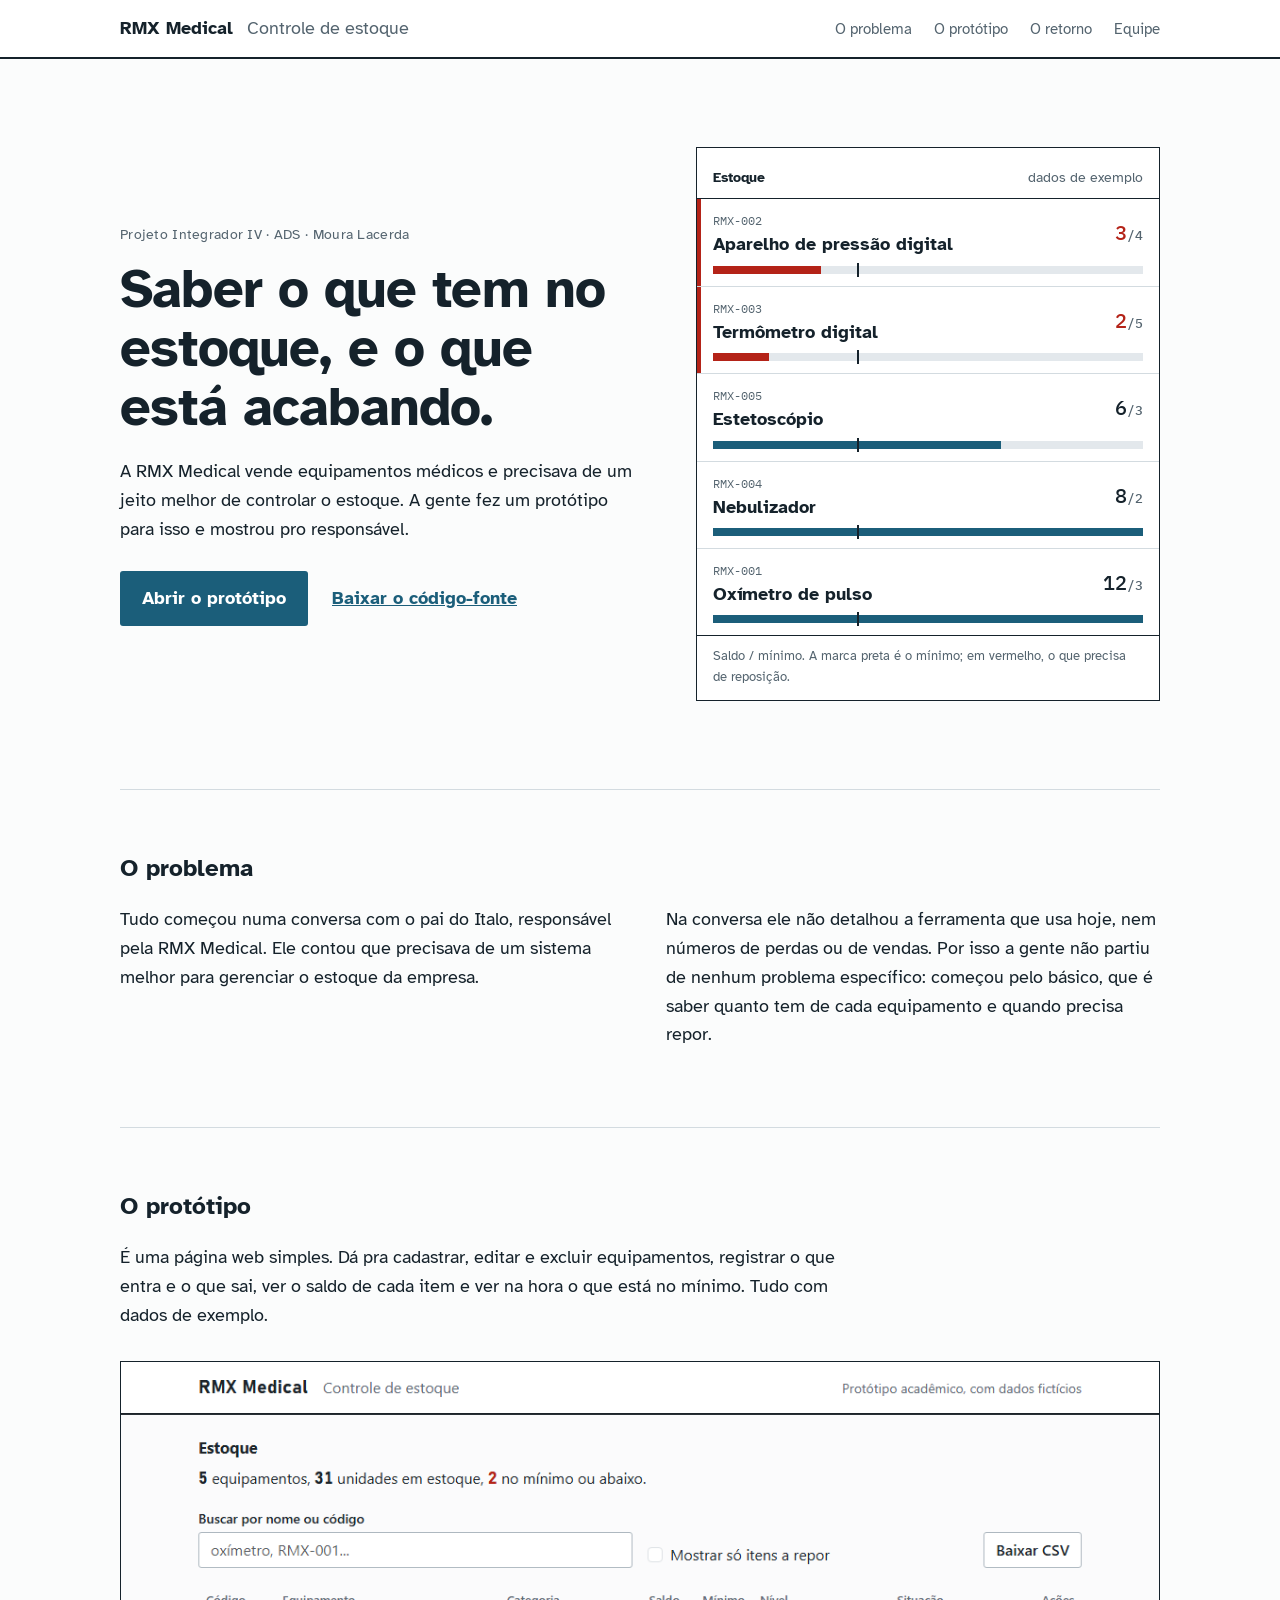
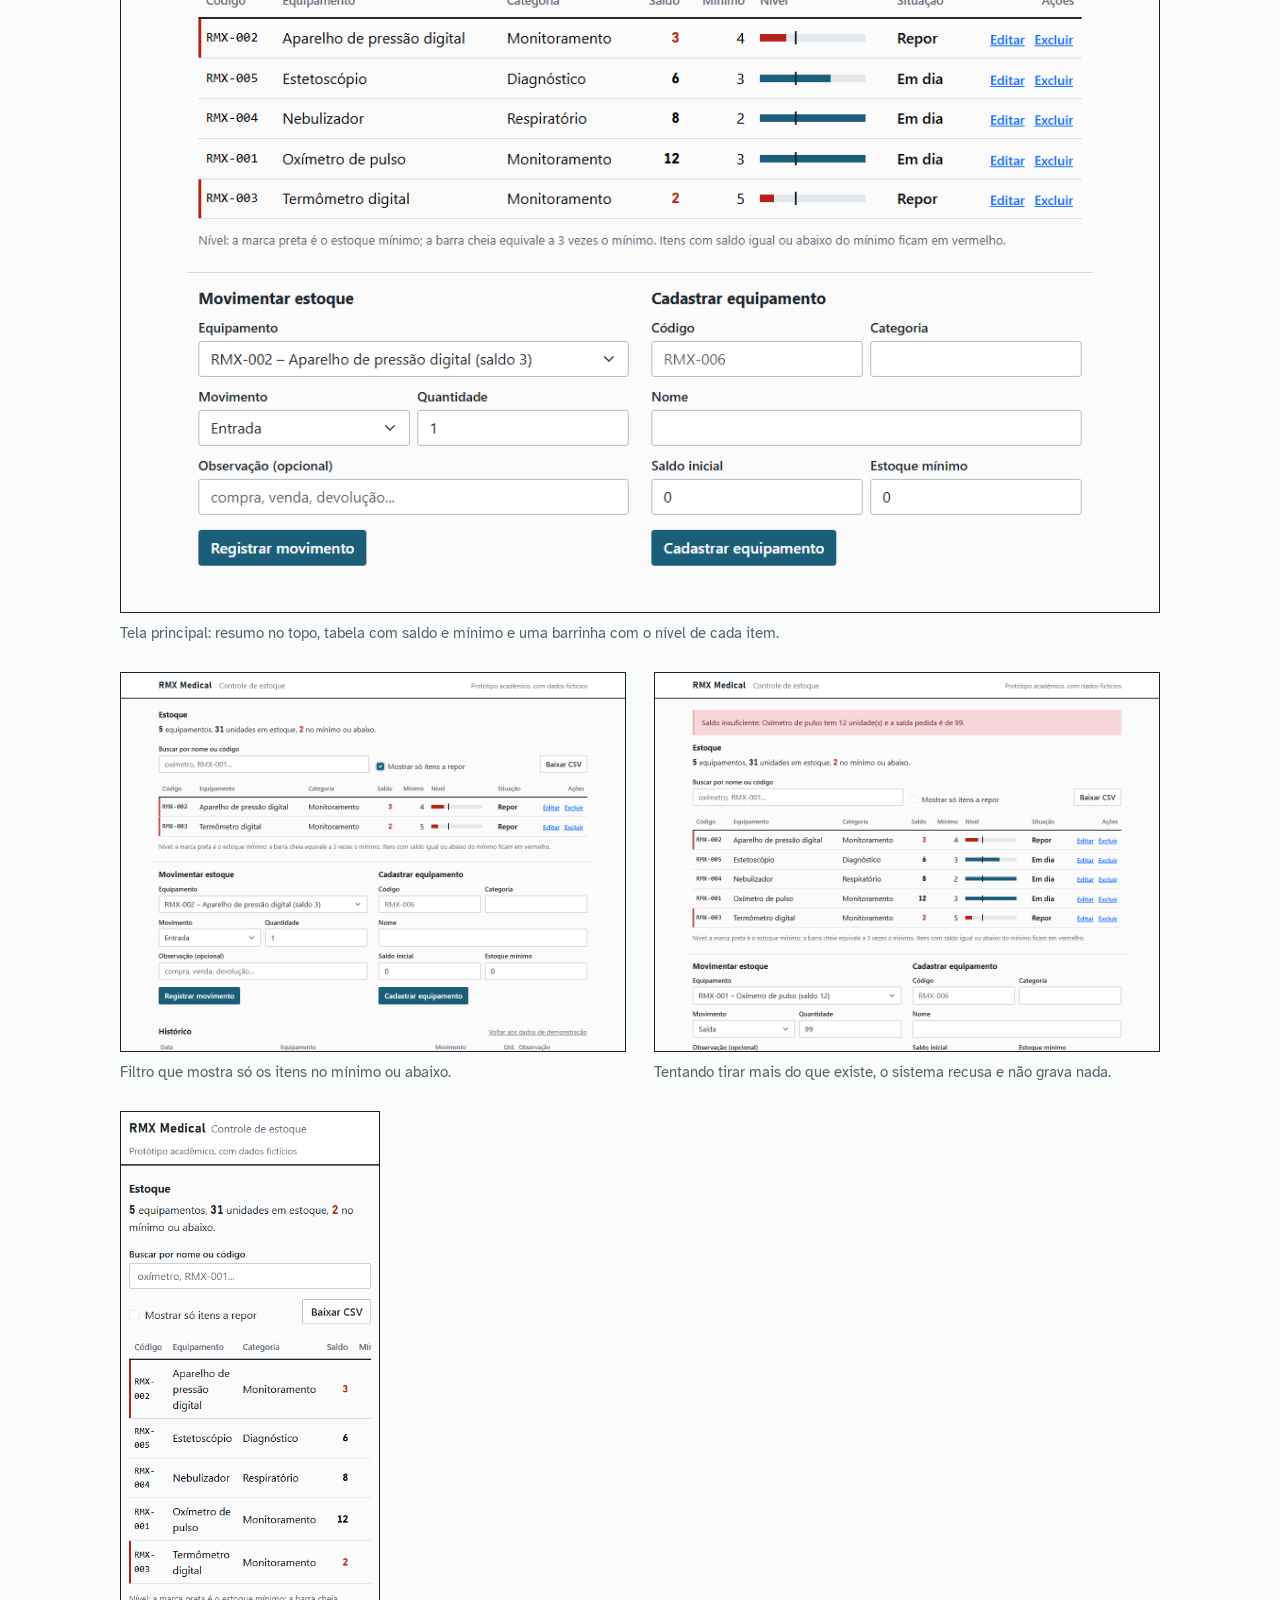
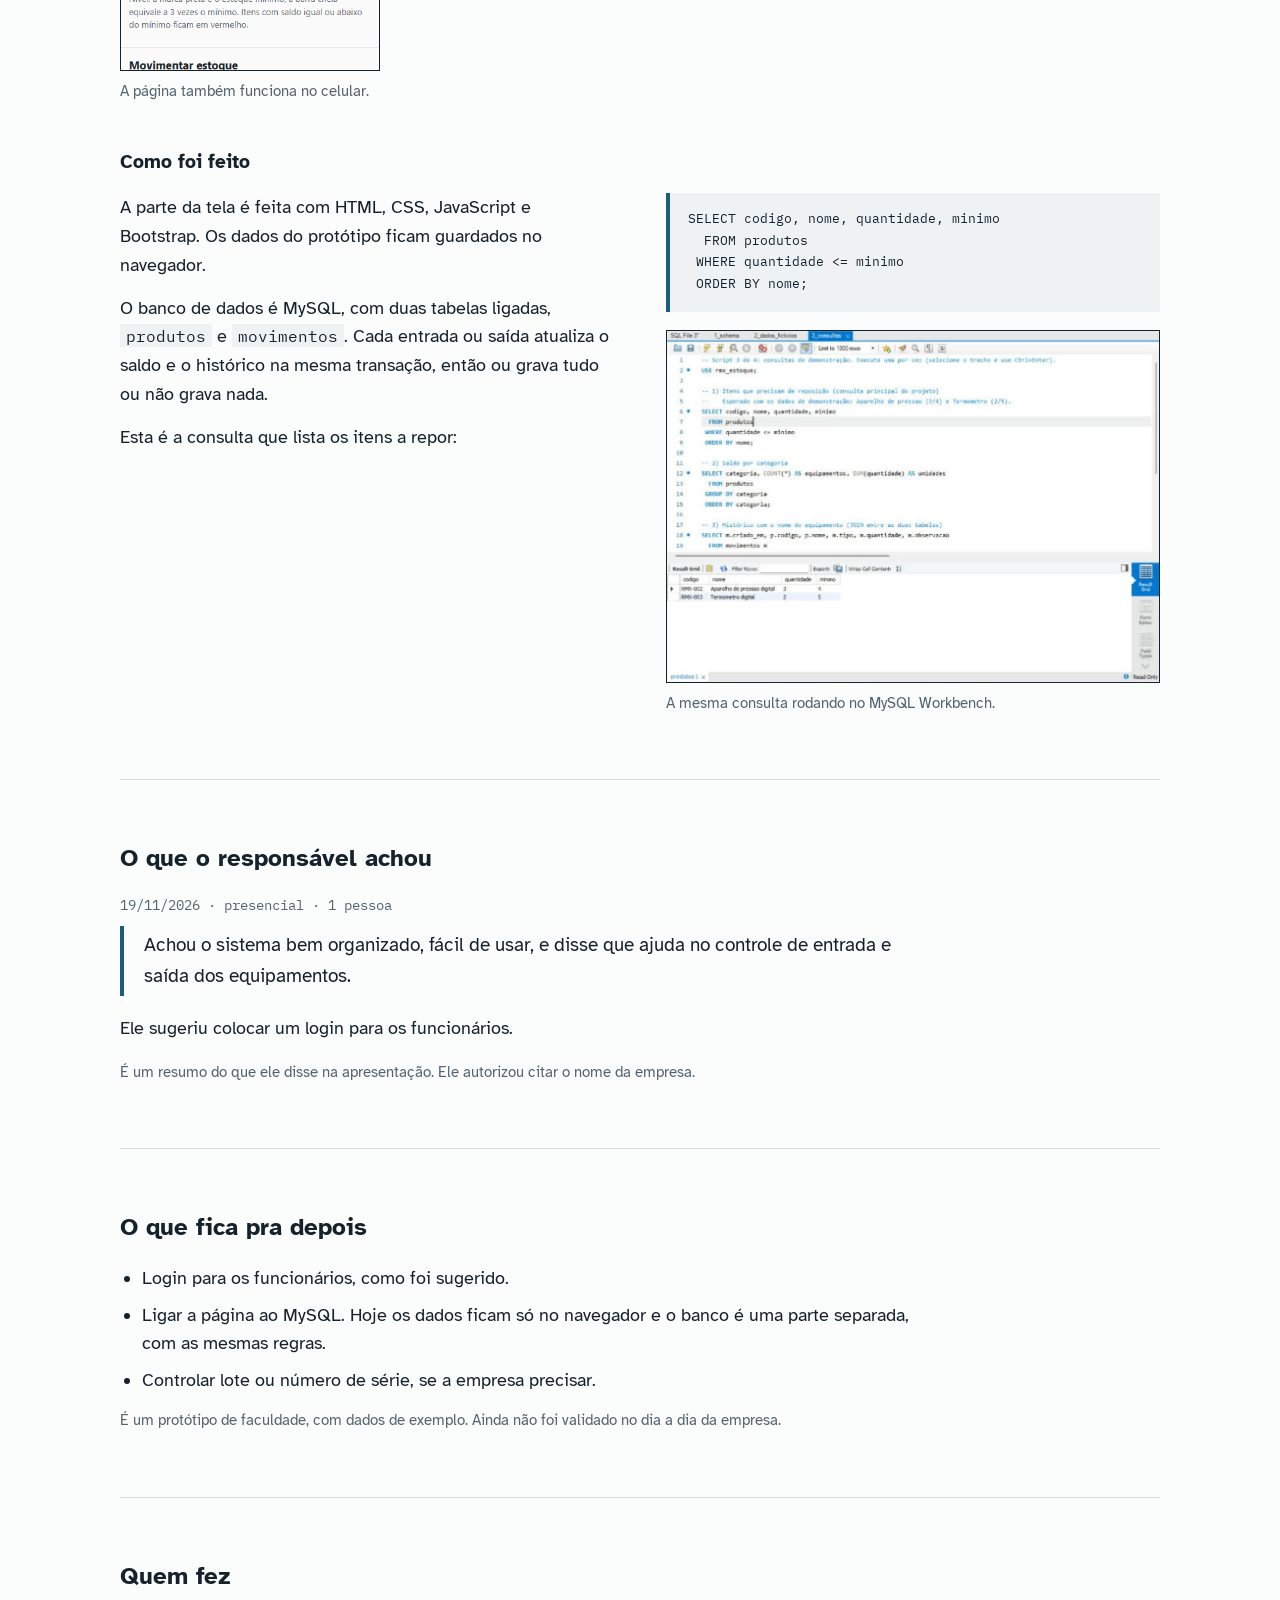
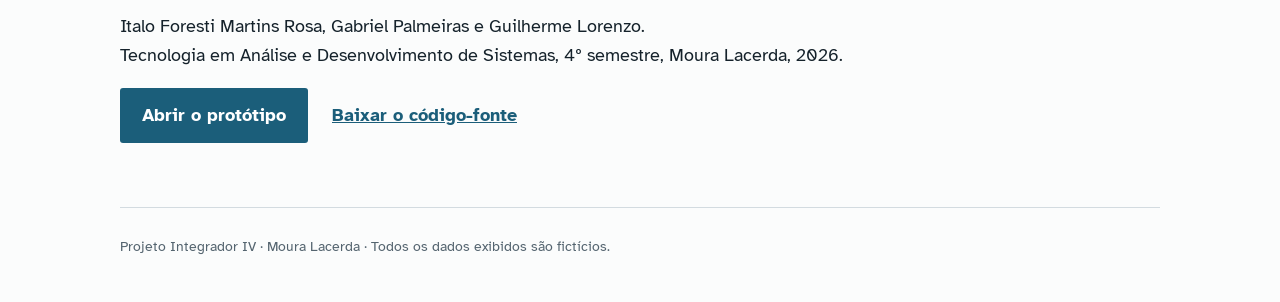
<file: index.html>
<!DOCTYPE html>
<html lang="pt-BR">
<head>
  <meta charset="UTF-8">
  <meta name="viewport" content="width=device-width, initial-scale=1">
  <title>RMX Medical – Controle de estoque</title>
  <meta name="description" content="Protótipo de controle de estoque feito para a RMX Medical no Projeto Integrador IV (ADS, Moura Lacerda).">
  <link rel="preconnect" href="https://fonts.googleapis.com">
  <link rel="preconnect" href="https://fonts.gstatic.com" crossorigin>
  <link href="https://fonts.googleapis.com/css2?family=Atkinson+Hyperlegible:ital,wght@0,400;0,700;1,400&family=IBM+Plex+Mono:wght@400;500&display=swap" rel="stylesheet">
  <link rel="stylesheet" href="css/style.css">
</head>
<body>

<header class="topo">
  <div class="miolo topo-linha">
    <a class="marca" href="#inicio">RMX Medical <span>Controle de estoque</span></a>
    <nav aria-label="Seções">
      <a href="#problema">O problema</a>
      <a href="#prototipo">O protótipo</a>
      <a href="#retorno">O retorno</a>
      <a href="#equipe">Equipe</a>
    </nav>
  </div>
</header>

<main id="inicio">

  <!-- Abertura -->
  <section class="abertura miolo">
    <div class="abertura-texto">
      <p class="sobre">Projeto Integrador IV · ADS · Moura Lacerda</p>
      <h1>Saber o que tem no estoque, e o que está acabando.</h1>
      <p class="chamada">A RMX Medical vende equipamentos médicos e precisava de um jeito melhor de controlar o estoque. A gente fez um protótipo para isso e mostrou pro responsável.</p>
      <p class="acoes">
        <a class="botao" href="sistema/index.html">Abrir o protótipo</a>
        <a class="link" href="rmx-codigo-fonte.zip" download>Baixar o código-fonte</a>
      </p>
    </div>

    <figure class="painel" aria-label="Exemplo do que o protótipo mostra">
      <figcaption class="painel-topo"><span>Estoque</span><span>dados de exemplo</span></figcaption>
      <ul class="linhas">
        <li class="repor"><span class="cod">RMX-002</span><span class="nome">Aparelho de pressão digital</span><span class="num">3<small>/4</small></span><span class="barra" style="--n:25%"></span></li>
        <li class="repor"><span class="cod">RMX-003</span><span class="nome">Termômetro digital</span><span class="num">2<small>/5</small></span><span class="barra" style="--n:13%"></span></li>
        <li><span class="cod">RMX-005</span><span class="nome">Estetoscópio</span><span class="num">6<small>/3</small></span><span class="barra" style="--n:67%"></span></li>
        <li><span class="cod">RMX-004</span><span class="nome">Nebulizador</span><span class="num">8<small>/2</small></span><span class="barra" style="--n:100%"></span></li>
        <li><span class="cod">RMX-001</span><span class="nome">Oxímetro de pulso</span><span class="num">12<small>/3</small></span><span class="barra" style="--n:100%"></span></li>
      </ul>
      <p class="painel-nota">Saldo / mínimo. A marca preta é o mínimo; em vermelho, o que precisa de reposição.</p>
    </figure>
  </section>

  <!-- Problema -->
  <section class="bloco miolo" id="problema">
    <h2>O problema</h2>
    <div class="duas">
      <p>Tudo começou numa conversa com o pai do Italo, responsável pela RMX Medical. Ele contou que precisava de um sistema melhor para gerenciar o estoque da empresa.</p>
      <p>Na conversa ele não detalhou a ferramenta que usa hoje, nem números de perdas ou de vendas. Por isso a gente não partiu de nenhum problema específico: começou pelo básico, que é saber quanto tem de cada equipamento e quando precisa repor.</p>
    </div>
  </section>

  <!-- Protótipo -->
  <section class="bloco miolo" id="prototipo">
    <h2>O protótipo</h2>
    <p class="intro">É uma página web simples. Dá pra cadastrar, editar e excluir equipamentos, registrar o que entra e o que sai, ver o saldo de cada item e ver na hora o que está no mínimo. Tudo com dados de exemplo.</p>

    <div class="telas">
      <figure class="tela larga">
        <img src="img/tela-principal.png" alt="Tela principal do protótipo, com o resumo do estoque e a tabela de equipamentos" loading="lazy">
        <figcaption>Tela principal: resumo no topo, tabela com saldo e mínimo e uma barrinha com o nível de cada item.</figcaption>
      </figure>
      <figure class="tela">
        <img src="img/itens-a-repor.png" alt="Tela filtrada mostrando só os itens que precisam de reposição" loading="lazy">
        <figcaption>Filtro que mostra só os itens no mínimo ou abaixo.</figcaption>
      </figure>
      <figure class="tela">
        <img src="img/saida-recusada.png" alt="Aviso de saldo insuficiente ao tentar dar baixa em 99 unidades" loading="lazy">
        <figcaption>Tentando tirar mais do que existe, o sistema recusa e não grava nada.</figcaption>
      </figure>
      <figure class="tela celular">
        <img src="img/celular.png" alt="O protótipo aberto na tela de um celular" loading="lazy">
        <figcaption>A página também funciona no celular.</figcaption>
      </figure>
    </div>

    <h3>Como foi feito</h3>
    <div class="duas">
      <div>
        <p>A parte da tela é feita com HTML, CSS, JavaScript e Bootstrap. Os dados do protótipo ficam guardados no navegador.</p>
        <p>O banco de dados é MySQL, com duas tabelas ligadas, <code>produtos</code> e <code>movimentos</code>. Cada entrada ou saída atualiza o saldo e o histórico na mesma transação, então ou grava tudo ou não grava nada.</p>
        <p>Esta é a consulta que lista os itens a repor:</p>
      </div>
      <div>
        <pre><code>SELECT codigo, nome, quantidade, minimo
  FROM produtos
 WHERE quantidade &lt;= minimo
 ORDER BY nome;</code></pre>
        <figure class="print">
          <img src="img/workbench-consulta.jpg" alt="Resultado da consulta de reposição no MySQL Workbench" loading="lazy">
          <figcaption>A mesma consulta rodando no MySQL Workbench.</figcaption>
        </figure>
      </div>
    </div>
  </section>

  <!-- Retorno -->
  <section class="bloco miolo" id="retorno">
    <h2>O que o responsável achou</h2>
    <div class="retorno">
      <p class="dados">19/11/2026 · presencial · 1 pessoa</p>
      <blockquote>
        <p>Achou o sistema bem organizado, fácil de usar, e disse que ajuda no controle de entrada e saída dos equipamentos.</p>
      </blockquote>
      <p>Ele sugeriu colocar um login para os funcionários.</p>
      <p class="aviso">É um resumo do que ele disse na apresentação. Ele autorizou citar o nome da empresa.</p>
    </div>
  </section>

  <!-- Próximos passos -->
  <section class="bloco miolo" id="proximos">
    <h2>O que fica pra depois</h2>
    <ul class="lista">
      <li>Login para os funcionários, como foi sugerido.</li>
      <li>Ligar a página ao MySQL. Hoje os dados ficam só no navegador e o banco é uma parte separada, com as mesmas regras.</li>
      <li>Controlar lote ou número de série, se a empresa precisar.</li>
    </ul>
    <p class="aviso">É um protótipo de faculdade, com dados de exemplo. Ainda não foi validado no dia a dia da empresa.</p>
  </section>

  <!-- Equipe -->
  <section class="bloco miolo" id="equipe">
    <h2>Quem fez</h2>
    <p>Italo Foresti Martins Rosa, Gabriel Palmeiras e Guilherme Lorenzo.<br>
    Tecnologia em Análise e Desenvolvimento de Sistemas, 4º semestre, Moura Lacerda, 2026.</p>
    <p class="acoes">
      <a class="botao" href="sistema/index.html">Abrir o protótipo</a>
      <a class="link" href="rmx-codigo-fonte.zip" download>Baixar o código-fonte</a>
    </p>
  </section>
</main>

<footer class="miolo rodape">
  Projeto Integrador IV · Moura Lacerda · Todos os dados exibidos são fictícios.
</footer>

</body>
</html>
</file>
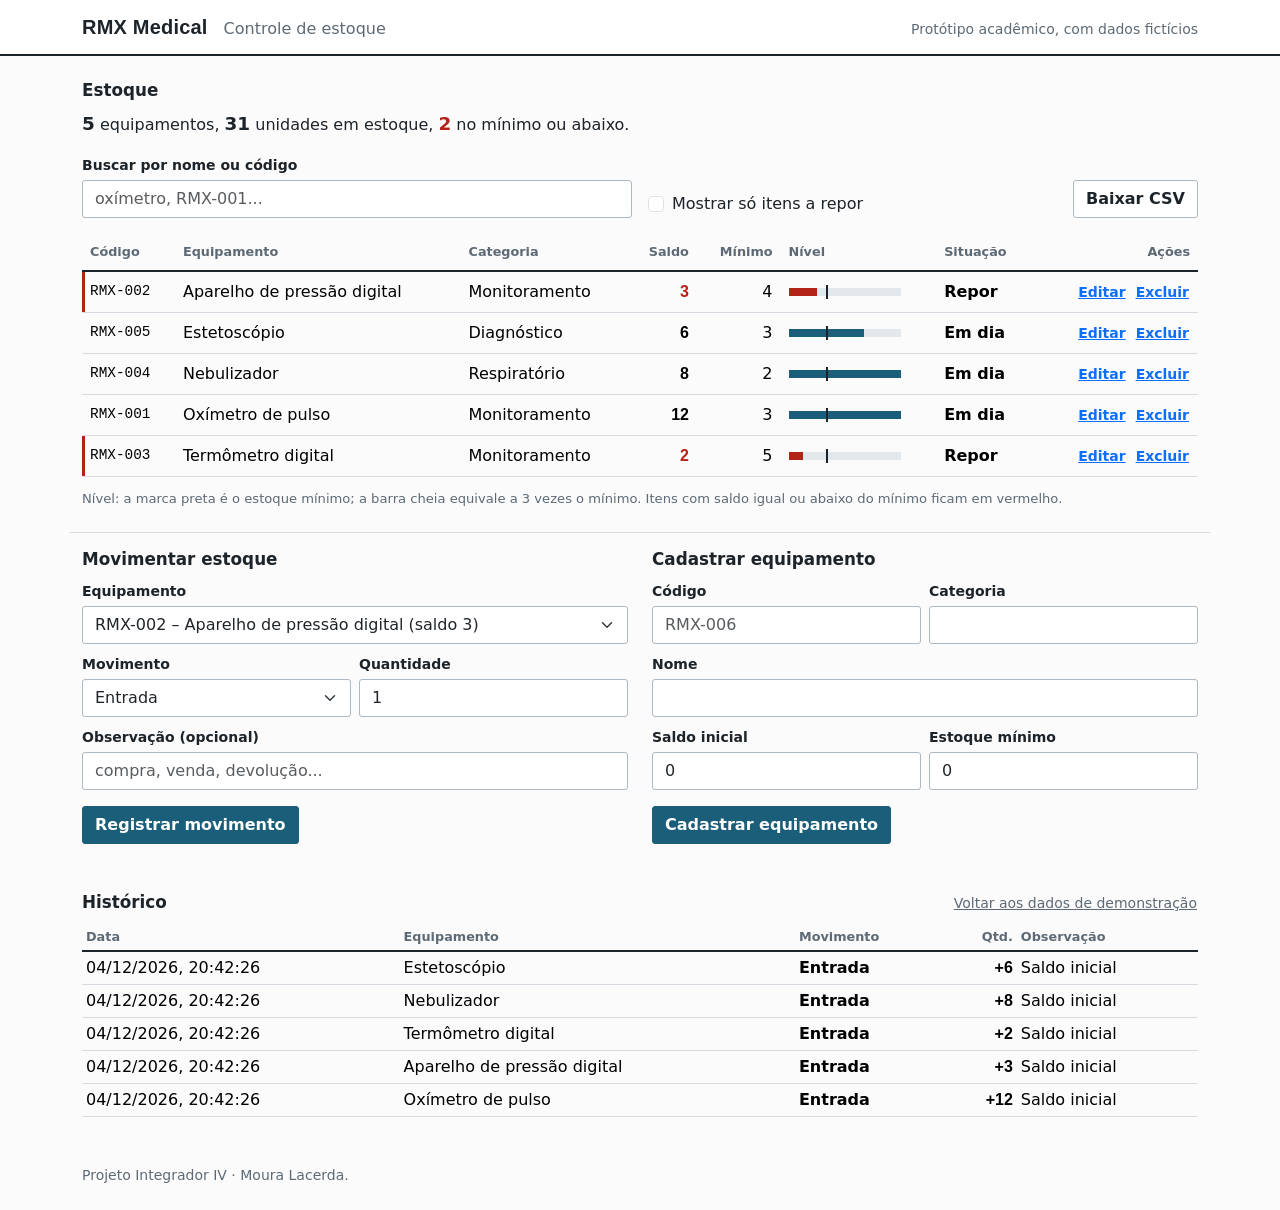
<file: sistema/index.html>
<!DOCTYPE html>
<html lang="pt-BR">
<head>
  <meta charset="UTF-8">
  <meta name="viewport" content="width=device-width, initial-scale=1">
  <title>RMX Medical – Controle de estoque</title>
  <link rel="stylesheet" href="css/bootstrap.min.css">
  <link rel="stylesheet" href="css/estilo.css">
</head>
<body>
  <header class="barra">
    <div class="container d-flex flex-wrap align-items-baseline gap-2 gap-md-3">
      <strong class="marca">RMX Medical</strong>
      <span class="sistema">Controle de estoque</span>
      <span class="ms-md-auto nota">Protótipo acadêmico, com dados fictícios</span>
    </div>
  </header>

  <main class="container py-4">
    <div id="alerta" role="alert" aria-live="polite"></div>

    <section aria-labelledby="t-estoque" class="bloco">
      <h2 id="t-estoque">Estoque</h2>
      <p class="resumo">
        <span id="r-itens" class="num">0</span> equipamentos,
        <span id="r-unidades" class="num">0</span> unidades em estoque,
        <span id="r-repor" class="num destaque">0</span> no mínimo ou abaixo.
      </p>

      <div class="row g-3 align-items-end">
        <div class="col-12 col-md-6">
          <label for="busca" class="form-label">Buscar por nome ou código</label>
          <input id="busca" type="search" class="form-control" placeholder="oxímetro, RMX-001...">
        </div>
        <div class="col-7 col-md-3">
          <div class="form-check">
            <input class="form-check-input" type="checkbox" id="so-repor">
            <label class="form-check-label" for="so-repor">Mostrar só itens a repor</label>
          </div>
        </div>
        <div class="col-5 col-md-3 text-end">
          <button id="exportar" type="button" class="btn btn-secundario">Baixar CSV</button>
        </div>
      </div>

      <div class="table-responsive mt-3">
        <table class="table tabela align-middle mb-1">
          <thead>
            <tr>
              <th scope="col">Código</th><th scope="col">Equipamento</th><th scope="col">Categoria</th>
              <th scope="col" class="text-end">Saldo</th><th scope="col" class="text-end">Mínimo</th>
              <th scope="col">Nível</th><th scope="col">Situação</th><th scope="col" class="text-end">Ações</th>
            </tr>
          </thead>
          <tbody id="tabela"></tbody>
        </table>
      </div>
      <p class="legenda">Nível: a marca preta é o estoque mínimo; a barra cheia equivale a 3 vezes o mínimo. Itens com saldo igual ou abaixo do mínimo ficam em vermelho.</p>
    </section>

    <div class="row g-4">
      <section class="col-12 col-lg-6 bloco" aria-labelledby="t-mov">
        <h2 id="t-mov">Movimentar estoque</h2>
        <form id="form-mov" novalidate>
          <div class="row g-2">
            <div class="col-12"><label class="form-label" for="m-produto">Equipamento</label>
              <select id="m-produto" class="form-select" required></select></div>
            <div class="col-6"><label class="form-label" for="m-tipo">Movimento</label>
              <select id="m-tipo" class="form-select"><option value="ENTRADA">Entrada</option><option value="SAIDA">Saída</option></select></div>
            <div class="col-6"><label class="form-label" for="m-qtd">Quantidade</label>
              <input id="m-qtd" type="number" min="1" step="1" value="1" class="form-control" required></div>
            <div class="col-12"><label class="form-label" for="m-obs">Observação (opcional)</label>
              <input id="m-obs" class="form-control" maxlength="120" placeholder="compra, venda, devolução..."></div>
          </div>
          <button class="btn btn-primario mt-3" type="submit">Registrar movimento</button>
        </form>
      </section>

      <section class="col-12 col-lg-6 bloco" aria-labelledby="t-cad">
        <h2 id="t-cad">Cadastrar equipamento</h2>
        <form id="form-produto" novalidate>
          <div class="row g-2">
            <div class="col-6"><label class="form-label" for="p-codigo">Código</label>
              <input id="p-codigo" class="form-control" maxlength="20" required placeholder="RMX-006"></div>
            <div class="col-6"><label class="form-label" for="p-categoria">Categoria</label>
              <input id="p-categoria" class="form-control" maxlength="40" required></div>
            <div class="col-12"><label class="form-label" for="p-nome">Nome</label>
              <input id="p-nome" class="form-control" maxlength="80" required></div>
            <div class="col-6"><label class="form-label" for="p-saldo">Saldo inicial</label>
              <input id="p-saldo" type="number" min="0" step="1" value="0" class="form-control" required>
              <div id="dica-saldo" class="form-text" hidden>O saldo só muda por entrada ou saída.</div></div>
            <div class="col-6"><label class="form-label" for="p-minimo">Estoque mínimo</label>
              <input id="p-minimo" type="number" min="0" step="1" value="0" class="form-control" required></div>
          </div>
          <button id="btn-salvar" class="btn btn-primario mt-3" type="submit">Cadastrar equipamento</button>
          <button id="cancelar-edicao" class="btn btn-secundario mt-3 ms-2" type="button" hidden>Cancelar</button>
        </form>
      </section>
    </div>

    <section class="bloco mt-4" aria-labelledby="t-hist">
      <div class="d-flex justify-content-between align-items-baseline flex-wrap gap-2">
        <h2 id="t-hist" class="mb-0">Histórico</h2>
        <button id="restaurar" type="button" class="btn btn-link btn-sm p-0 desfazer">Voltar aos dados de demonstração</button>
      </div>
      <div class="table-responsive mt-2">
        <table class="table tabela table-sm align-middle mb-0">
          <thead><tr><th scope="col">Data</th><th scope="col">Equipamento</th><th scope="col">Movimento</th><th scope="col" class="text-end">Qtd.</th><th scope="col">Observação</th></tr></thead>
          <tbody id="historico"></tbody>
        </table>
      </div>
    </section>
  </main>

  <footer class="container pb-4 nota">
    Projeto Integrador IV · Moura Lacerda.
  </footer>

  <script src="app.js"></script>
</body>
</html>
</file>
<file: css/style.css>
:root {
  --papel: #fbfcfc;
  --tinta: #15222b;
  --suave: #54646f;
  --linha: #d3dbe0;
  --aco: #1b5e7a;
  --aco-escuro: #144860;
  --alerta: #b42318;
  --fundo-cod: #eef2f4;
}

* { box-sizing: border-box; }
html { scroll-behavior: smooth; }

body {
  margin: 0;
  background: var(--papel);
  color: var(--tinta);
  font-family: "Atkinson Hyperlegible", "Segoe UI", system-ui, sans-serif;
  font-size: 18px;
  line-height: 1.6;
}

.miolo { width: min(1040px, 100% - 40px); margin-inline: auto; }

a { color: var(--aco); }
a:hover { color: var(--aco-escuro); }
:focus-visible { outline: 3px solid #e0a100; outline-offset: 3px; }

/* ---------- Topo ---------- */
.topo { border-bottom: 2px solid var(--tinta); background: #fff; }
.topo-linha { display: flex; flex-wrap: wrap; align-items: baseline; justify-content: space-between; gap: 6px 24px; padding: 14px 0; }
.marca { font-weight: 700; font-size: 1.15rem; text-decoration: none; color: var(--tinta); }
.marca span { font-weight: 400; color: var(--suave); margin-left: 8px; }
.topo nav { display: flex; flex-wrap: wrap; gap: 4px 22px; font-size: .95rem; }
.topo nav a { color: var(--suave); text-decoration: none; }
.topo nav a:hover { color: var(--tinta); text-decoration: underline; }

/* ---------- Abertura ---------- */
.abertura {
  display: grid;
  grid-template-columns: minmax(0, 1.05fr) minmax(0, 0.95fr);
  gap: clamp(28px, 5vw, 64px);
  align-items: center;
  padding: clamp(40px, 8vw, 88px) 0;
}
.sobre { margin: 0 0 14px; font-size: .9rem; color: var(--suave); letter-spacing: .02em; }
h1 {
  margin: 0 0 20px;
  font-size: clamp(2.1rem, 5.4vw, 3.4rem);
  line-height: 1.08;
  letter-spacing: -0.015em;
}
.chamada { margin: 0 0 26px; font-size: 1.15rem; max-width: 33em; }
.acoes { margin: 0; display: flex; flex-wrap: wrap; align-items: center; gap: 14px 24px; }

.botao {
  display: inline-block;
  padding: 13px 22px;
  background: var(--aco);
  color: #fff;
  text-decoration: none;
  font-weight: 700;
  border-radius: 3px;
}
.botao:hover { background: var(--aco-escuro); color: #fff; }
.link { font-weight: 700; }

/* Painel: a "assinatura" da página, o mesmo indicador de nível usado no sistema */
.painel { margin: 0; background: #fff; border: 1px solid var(--tinta); }
.painel-topo { display: flex; justify-content: space-between; padding: 10px 16px; border-bottom: 1px solid var(--tinta); font-size: .85rem; color: var(--suave); }
.painel-topo span:first-child { color: var(--tinta); font-weight: 700; }
.linhas { list-style: none; margin: 0; padding: 0; }
.linhas li {
  display: grid;
  grid-template-columns: auto 1fr auto;
  grid-template-areas: "cod cod num" "nome nome num" "barra barra barra";
  gap: 2px 14px;
  padding: 12px 16px;
  border-bottom: 1px solid var(--linha);
}
.linhas li:last-child { border-bottom: 0; }
.linhas .cod { grid-area: cod; font-family: "IBM Plex Mono", Consolas, monospace; font-size: .78rem; color: var(--suave); }
.linhas .nome { grid-area: nome; font-weight: 700; line-height: 1.25; }
.linhas .num { grid-area: num; align-self: center; font-family: "IBM Plex Mono", Consolas, monospace; font-weight: 500; font-size: 1.25rem; }
.linhas .num small { font-size: .8rem; color: var(--suave); }
.linhas .barra { grid-area: barra; position: relative; height: 8px; margin-top: 8px; background: #e3e8ec; }
.linhas .barra::before { content: ""; position: absolute; inset: 0 auto 0 0; width: var(--n); background: var(--aco); }
.linhas .barra::after { content: ""; position: absolute; left: 33.333%; top: -3px; bottom: -3px; width: 2px; background: var(--tinta); }
.linhas .repor { box-shadow: inset 4px 0 0 var(--alerta); }
.linhas .repor .num { color: var(--alerta); }
.linhas .repor .barra::before { background: var(--alerta); }
.painel-nota { margin: 0; padding: 10px 16px 12px; border-top: 1px solid var(--tinta); font-size: .82rem; color: var(--suave); }

/* ---------- Blocos ---------- */
.bloco { padding: clamp(36px, 6vw, 64px) 0; border-top: 1px solid var(--linha); }
h2 { margin: 0 0 22px; font-size: 1.5rem; line-height: 1.2; }
h3 { margin: 44px 0 16px; font-size: 1.2rem; }
.intro { max-width: 40em; margin: 0 0 32px; }
.duas { display: grid; grid-template-columns: repeat(2, minmax(0, 1fr)); gap: 12px clamp(24px, 4vw, 56px); }
.duas p { margin: 0 0 14px; }

/* ---------- Telas ---------- */
.telas { display: grid; grid-template-columns: repeat(2, minmax(0, 1fr)); gap: 28px; }
.tela { margin: 0; }
.tela.larga { grid-column: 1 / -1; }
.tela img, .print img { display: block; width: 100%; height: auto; border: 1px solid var(--tinta); background: #fff; }
.tela:not(.larga):not(.celular) img { aspect-ratio: 4 / 3; object-fit: cover; object-position: top; }
.tela.celular { justify-self: start; max-width: 260px; }
figcaption { margin-top: 10px; font-size: .92rem; color: var(--suave); line-height: 1.45; }
figcaption b { color: var(--tinta); }
.print { margin: 18px 0 0; }

pre {
  margin: 0;
  padding: 16px 18px;
  background: var(--fundo-cod);
  border-left: 4px solid var(--aco);
  overflow-x: auto;
  font-size: .9rem;
  line-height: 1.5;
}
code { font-family: "IBM Plex Mono", Consolas, monospace; font-size: .9em; }
p code { background: var(--fundo-cod); padding: 1px 6px; }

/* ---------- Retorno ---------- */
.retorno { max-width: 44em; }
.dados { margin: 0 0 10px; font-family: "IBM Plex Mono", Consolas, monospace; font-size: .85rem; color: var(--suave); }
blockquote { margin: 0 0 18px; padding: 4px 0 4px 20px; border-left: 4px solid var(--aco); font-size: 1.2rem; }
blockquote p { margin: 0; }
.aviso { color: var(--suave); font-size: .92rem; margin: 14px 0 0; }

.lista { margin: 0; padding-left: 1.2em; max-width: 44em; }
.lista li { margin-bottom: 8px; }

.rodape { padding: 28px 0 44px; border-top: 1px solid var(--linha); font-size: .88rem; color: var(--suave); }

/* ---------- Celular ---------- */
@media (max-width: 800px) {
  body { font-size: 17px; }
  .abertura, .duas, .telas { grid-template-columns: minmax(0, 1fr); }
  .tela.larga { grid-column: auto; }
  .tela.celular { max-width: 220px; }
}

@media (prefers-reduced-motion: reduce) { html { scroll-behavior: auto; } }
</file>
<file: sistema/css/estilo.css>
:root {
  --tinta: #1c2329;
  --suave: #5d6a75;
  --linha: #d5dbe0;
  --fundo: #fbfbfc;
  --acento: #1b5e7a;
  --acento-escuro: #144860;
  --alerta: #b42318;
  --ok: #2f6f4f;
}

body {
  background: var(--fundo);
  color: var(--tinta);
  font-family: "Segoe UI", system-ui, -apple-system, Arial, sans-serif;
  font-size: 16px;
}

.num { font-family: Bahnschrift, "Segoe UI", system-ui, sans-serif; font-weight: 700; font-variant-numeric: tabular-nums; }

/* Barra de topo: texto simples, sem gradiente */
.barra { background: #fff; border-bottom: 2px solid var(--tinta); padding: 12px 0; }
.marca { font-family: Bahnschrift, "Segoe UI", sans-serif; font-size: 1.25rem; letter-spacing: .01em; }
.sistema { color: var(--suave); }
.nota { color: var(--suave); font-size: .875rem; }

h2 { font-size: 1.05rem; font-weight: 700; margin: 0 0 .6rem; }
.bloco { margin-bottom: 1.5rem; }
.bloco + .bloco, .row > .bloco { padding-top: 1rem; border-top: 1px solid var(--linha); }

.resumo { margin: 0 0 1rem; color: var(--tinta); }
.resumo .num { font-size: 1.15rem; }
.resumo .destaque { color: var(--alerta); }

/* Campos: cantos quase retos, sem sombra */
.form-label { font-size: .875rem; font-weight: 600; margin-bottom: .25rem; }
.form-control, .form-select { border-radius: 3px; border-color: #aeb8c0; }
.form-control:focus, .form-select:focus, .form-check-input:focus {
  border-color: var(--acento); box-shadow: 0 0 0 3px rgba(27, 94, 122, .25);
}
.form-check-input:checked { background-color: var(--acento); border-color: var(--acento); }

.btn { border-radius: 3px; font-weight: 600; }
.btn-primario { background: var(--acento); border-color: var(--acento); color: #fff; }
.btn-primario:hover { background: var(--acento-escuro); border-color: var(--acento-escuro); color: #fff; }
.btn-secundario { background: #fff; border: 1px solid #aeb8c0; color: var(--tinta); }
.btn-secundario:hover { border-color: var(--tinta); background: #fff; }
.desfazer { color: var(--suave); font-weight: 400; }
:focus-visible { outline: 3px solid #e0a100 !important; outline-offset: 2px; }

/* Tabelas */
.tabela { --bs-table-bg: transparent; }
.tabela thead th {
  font-size: .8rem; font-weight: 600; color: var(--suave);
  border-bottom: 2px solid var(--tinta); white-space: nowrap;
}
.tabela td { border-bottom: 1px solid var(--linha); }
.tabela tbody tr:hover td { background: #f1f4f6; }
.codigo { font-family: Consolas, "Cascadia Mono", monospace; font-size: .9rem; color: var(--suave); }
td.saldo { font-family: Bahnschrift, "Segoe UI", sans-serif; font-weight: 700; font-variant-numeric: tabular-nums; }
tr.repor td:first-child { box-shadow: inset 3px 0 0 var(--alerta); }
tr.repor td.saldo, .situacao-repor { color: var(--alerta); }
.situacao-ok { color: var(--ok); }
.situacao-repor, .situacao-ok { font-weight: 600; }

/* Marca do projeto: barra de nível do estoque em cada linha */
.nivel { position: relative; width: 112px; height: 8px; background: #e3e8ec; }
.nivel i { display: block; height: 100%; background: var(--acento); }
.nivel.baixo i { background: var(--alerta); }
.nivel::after { content: ""; position: absolute; left: 33.333%; top: -3px; bottom: -3px; width: 2px; background: var(--tinta); }

.legenda { font-size: .82rem; color: var(--suave); margin: .5rem 0 0; }

.mov-entrada { color: var(--acento); font-weight: 600; }
.mov-saida { color: #8a5a00; font-weight: 600; }

/* Aviso */
#alerta .alert { border-radius: 3px; border-width: 0 0 0 4px; }

@media (max-width: 576px) {
  .barra { padding: 10px 0; }
  .nivel { width: 80px; }
}
</file>
